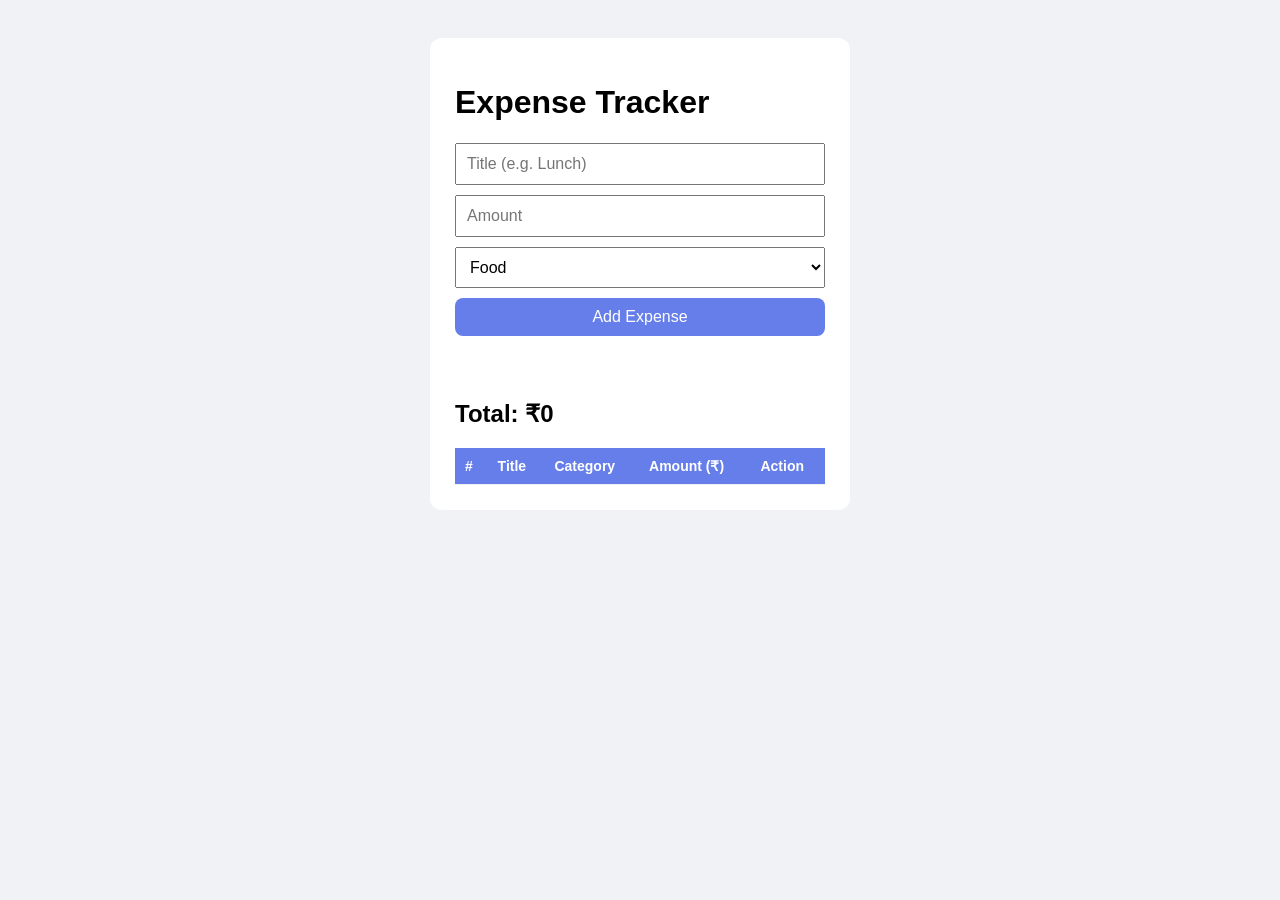
<file: travel-expenses/index.html>
<!DOCTYPE html>
<html lang="en">
<head>
  <meta charset="UTF-8">
  <meta name="viewport" content="width=device-width, initial-scale=1.0">
  <title>Expense Tracker</title>
  <link rel="stylesheet" href="style.css">
</head>
<body>
  <div class="card">
    <h1>Expense Tracker</h1>

    <input type="text" id="title" placeholder="Title (e.g. Lunch)">
    <input type="number" id="amount" placeholder="Amount">
    <select id="category">
      <option value="Food">Food</option>
      <option value="Travel">Travel</option>
      <option value="Entertainment">Entertainment</option>
      <option value="Other">Other</option>
    </select>
    <button id="add">Add Expense</button>
    <p id="error"></p>

    <h2>Total: <span id="total">₹0</span></h2>
    
    <table>
  <thead>
    <tr>
      <th>#</th>
      <th>Title</th>
      <th>Category</th>
      <th>Amount (₹)</th>
      <th>Action</th>
    </tr>
  </thead>
  <tbody id="list"></tbody>
</table>
  </div>
  <script src="script.js"></script>
</body>
</html>
</file>
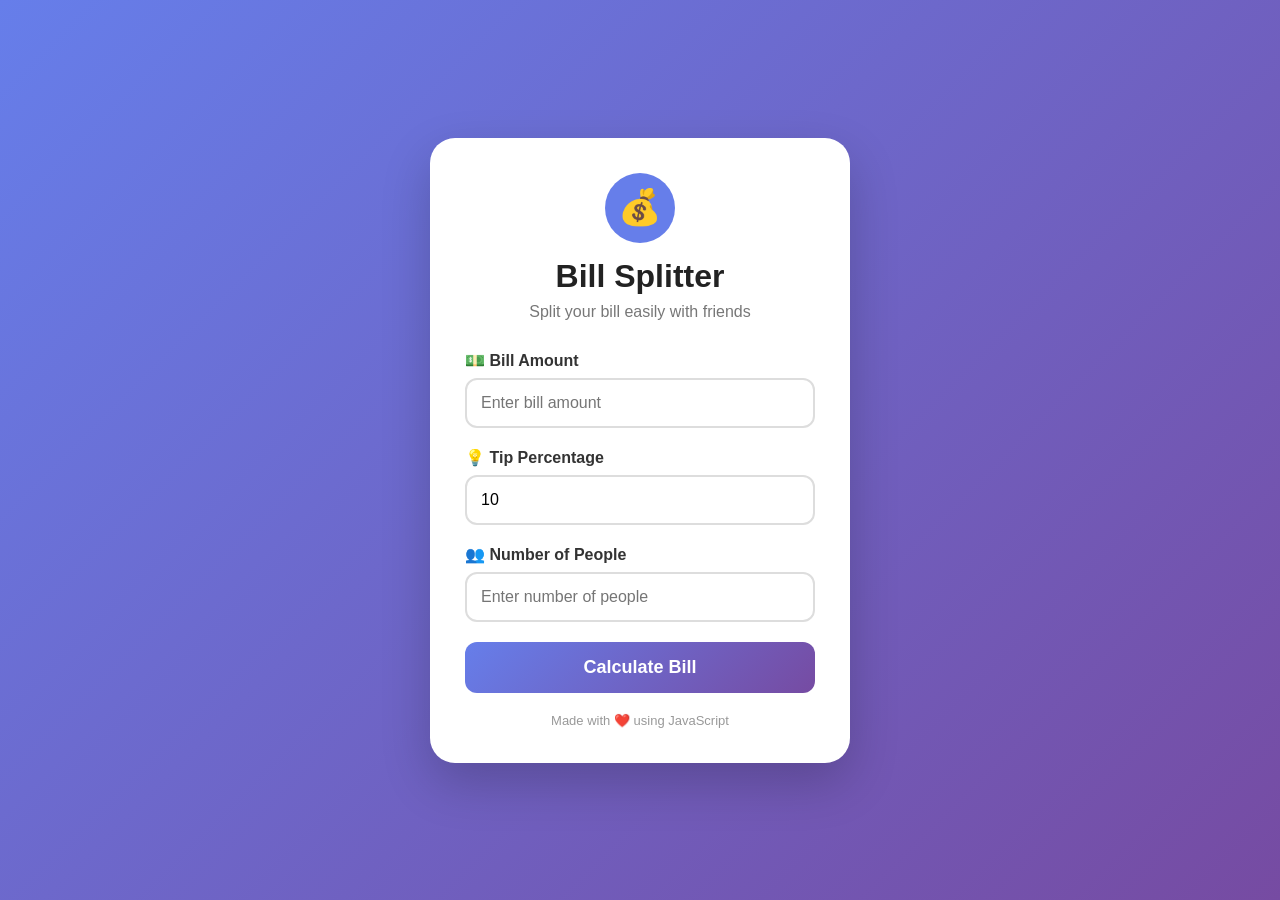
<file: Bills /Bill.html>
<!DOCTYPE html>
<html lang="en">
<head>
    <meta charset="UTF-8">
    <meta name="viewport" content="width=device-width, initial-scale=1.0">

    <title>Bill Splitter</title>

    <style>
        * {
            box-sizing: border-box;
            margin: 0;
            padding: 0;
        }

        body {
            font-family: Arial, sans-serif;
            min-height: 100vh;
            display: flex;
            justify-content: center;
            align-items: center;
            background: linear-gradient(135deg, #667eea, #764ba2);
            padding: 20px;
        }

        .container {
            width: 100%;
            max-width: 420px;
        }

        .card {
            background: white;
            padding: 35px;
            border-radius: 25px;
            box-shadow: 0 20px 50px rgba(0, 0, 0, 0.2);
        }

        .icon {
            width: 70px;
            height: 70px;
            margin: 0 auto 15px;
            border-radius: 50%;
            background: #667eea;
            display: flex;
            justify-content: center;
            align-items: center;
            font-size: 35px;
        }

        h1 {
            text-align: center;
            color: #222;
            margin-bottom: 8px;
        }

        .subtitle {
            text-align: center;
            color: #777;
            margin-bottom: 30px;
        }

        .input-group {
            margin-bottom: 20px;
        }

        label {
            display: block;
            margin-bottom: 8px;
            font-weight: bold;
            color: #333;
        }

        input {
            width: 100%;
            padding: 14px;
            border: 2px solid #ddd;
            border-radius: 12px;
            font-size: 16px;
            outline: none;
            transition: 0.3s;
        }

        input:focus {
            border-color: #667eea;
        }

        button {
            width: 100%;
            padding: 15px;
            border: none;
            border-radius: 12px;
            background: linear-gradient(135deg, #667eea, #764ba2);
            color: white;
            font-size: 18px;
            font-weight: bold;
            cursor: pointer;
            transition: 0.3s;
        }

        button:hover {
            transform: translateY(-2px);
            box-shadow: 0 8px 20px rgba(102, 126, 234, 0.4);
        }

        #result {
            margin-top: 25px;
            padding: 20px;
            background: #f5f6ff;
            border-radius: 15px;
            text-align: center;
            display: none;
        }

        #result h2 {
            color: #667eea;
            margin-bottom: 8px;
        }

        #amount {
            font-size: 32px;
            font-weight: bold;
            color: #222;
        }

        .footer {
            text-align: center;
            margin-top: 20px;
            color: #999;
            font-size: 13px;
        }
    </style>
</head>

<body>

    <div class="container">

        <div class="card">

            <div class="icon">💰</div>

            <h1>Bill Splitter</h1>

            <p class="subtitle">
                Split your bill easily with friends
            </p>

            <div class="input-group">
                <label for="bill">💵 Bill Amount</label>
                <input
                    type="number"
                    id="bill"
                    placeholder="Enter bill amount"
                >
            </div>

            <div class="input-group">
                <label for="tip">💡 Tip Percentage</label>
                <input
                    type="number"
                    id="tip"
                    placeholder="Enter tip %"
                    value="10"
                >
            </div>

            <div class="input-group">
                <label for="people">👥 Number of People</label>
                <input
                    type="number"
                    id="people"
                    placeholder="Enter number of people"
                >
            </div>

            <button onclick="calculateBill()">
                Calculate Bill
            </button>

            <div id="result">

                <h2>Each Person Pays</h2>

                <div id="amount">
                    ₹0.00
                </div>

            </div>

            <div class="footer">
                Made with ❤️ using JavaScript
            </div>

        </div>

    </div>


    <script>

        function calculateBill() {

            const bill =
                Number(document.getElementById("bill").value);

            const tip =
                Number(document.getElementById("tip").value);

            const people =
                Number(document.getElementById("people").value);


            if (bill <= 0 || people <= 0) {

                alert("Please enter a valid bill and number of people.");

                return;
            }


            const tipAmount =
                bill * (tip / 100);

            const totalBill =
                bill + tipAmount;

            const perPerson =
                totalBill / people;


            document.getElementById("amount").innerText =
                "₹" + perPerson.toFixed(2);

            document.getElementById("result").style.display =
                "block";
        }

    </script>

</body>
</html>
</file>
<file: travel-expenses/style.css>
* {
  box-sizing: border-box;
}
body { font-family: Arial, sans-serif; background: #f0f2f5; display: flex; justify-content: center; padding: 30px; }
.card { background: white; padding: 25px; border-radius: 12px; width: 100%; max-width: 420px; }
input, select, button { width: 100%; padding: 10px; margin-bottom: 10px; font-size: 16px; }
button { background: #667eea; color: white; border: none; border-radius: 8px; cursor: pointer; }
#error { color: #d93025; min-height: 18px; }
li { display: flex; justify-content: space-between; padding: 8px 0; border-bottom: 1px solid #eee; }
table { width: 100%; border-collapse: collapse; margin-top: 10px; }
th, td { padding: 10px; text-align: left; border-bottom: 1px solid #eee; font-size: 14px; }
th { background: #667eea; color: white; }
tr:hover td { background: #f5f6ff; }
.delete-btn { width: auto; padding: 5px 10px; margin: 0; font-size: 13px; background: #d93025; }
</file>
